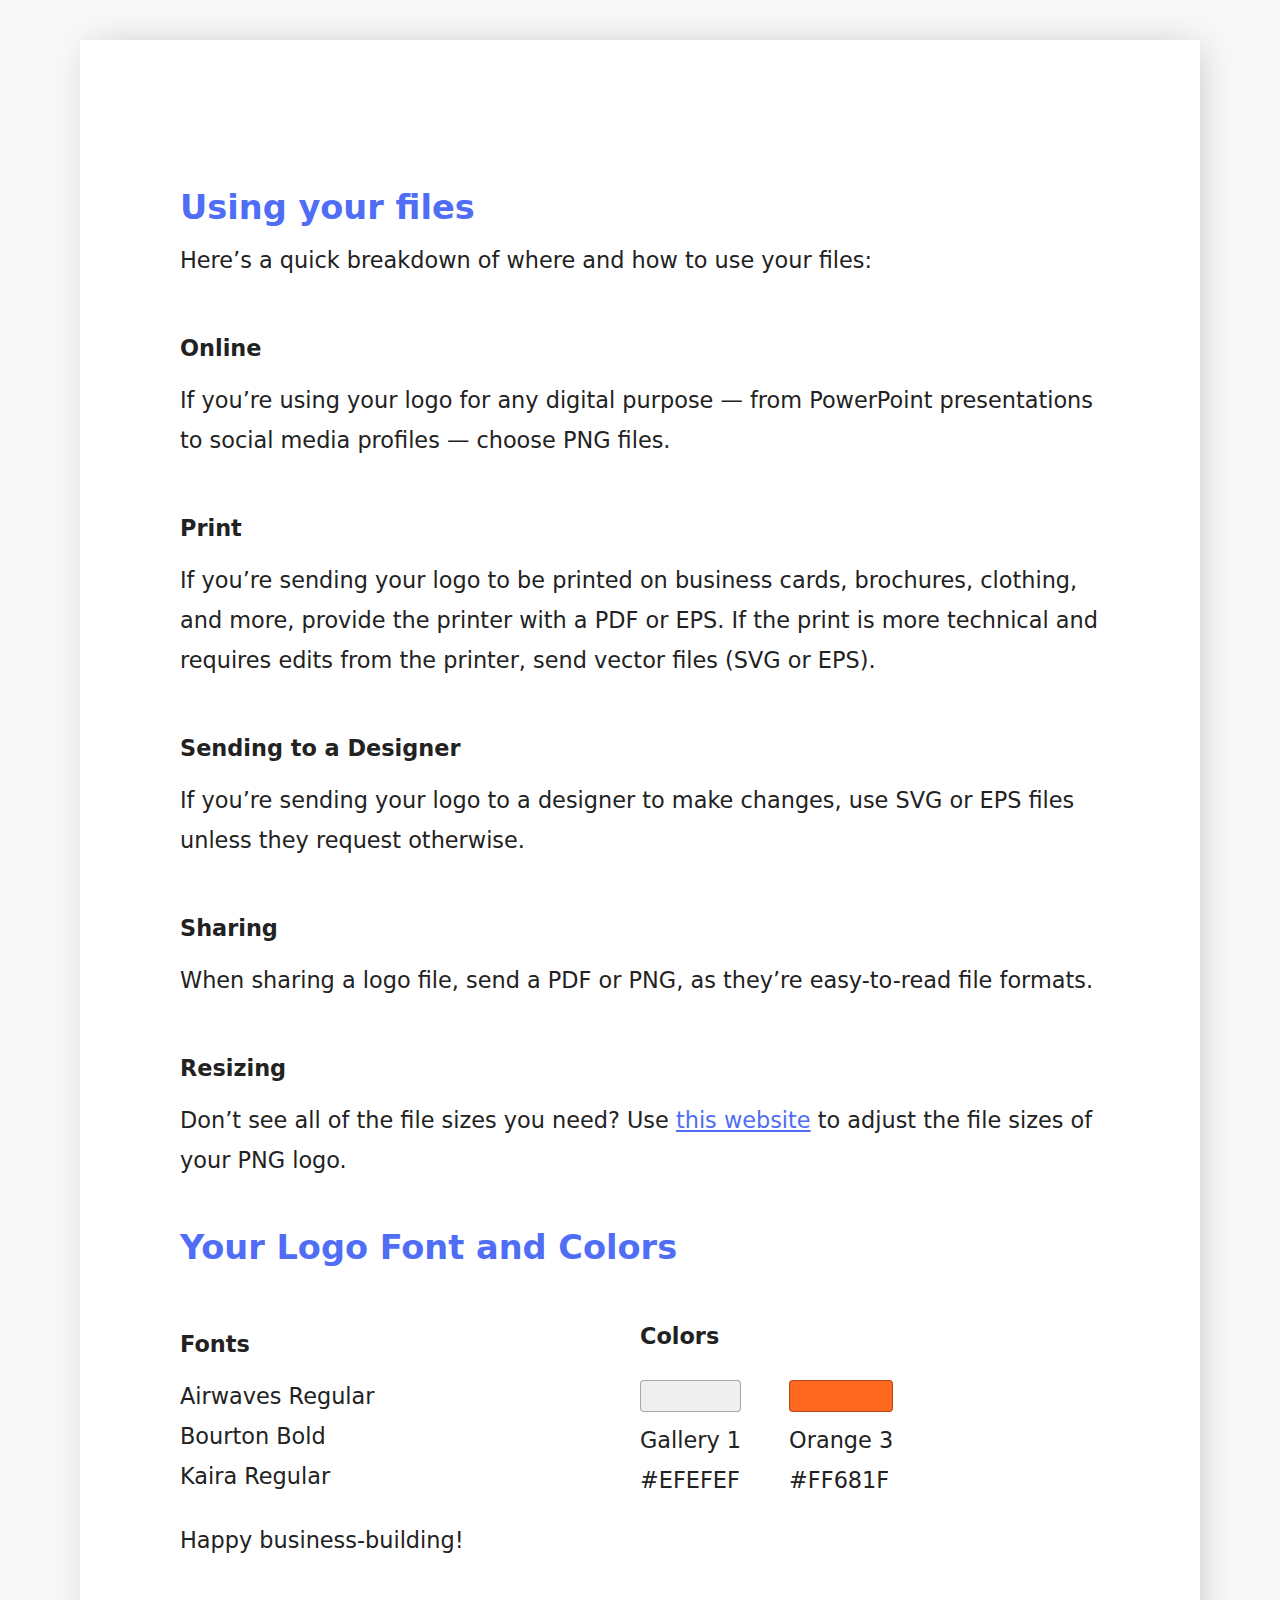
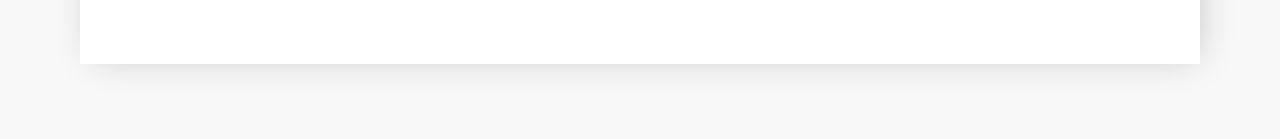
<file: Images/getting_started_guide.html>
<!DOCTYPE html/>
<html>

<head>
    <meta charset="utf-8">
    <title>
        Congratulations on your custom logo!
    </title>
    <meta name="viewport" content="width=device-width, initial-scale=1">
    <style>
        @font-face {
            font-family: "Avenir W01";
            src:
                url("https://s3.ca-central-1.amazonaws.com/logojoy/dist/fonts/57bf7902-79ee-4b31-a327-1bbf59a3d155.eot?#iefix") format("eot"),
                url("https://s3.ca-central-1.amazonaws.com/logojoy/dist/fonts/b290e775-e0f9-4980-914b-a4c32a5e3e36.woff2") format("woff2"),
                url("https://s3.ca-central-1.amazonaws.com/logojoy/dist/fonts/4b978f72-bb48-46c3-909a-2a8cd2f8819c.woff") format("woff"),
                url("https://s3.ca-central-1.amazonaws.com/logojoy/dist/fonts/9bdf0737-f98c-477a-9365-ffc41b9d1285.ttf") format("truetype"),
                url("https://s3.ca-central-1.amazonaws.com/logojoy/dist/fonts/15281d0d-e3c2-46e1-94db-cb681e00bfaa.svg#15281d0d-e3c2-46e1-94db-cb681e00bfaa") format("svg");
            font-weight: 400;
            font-style: normal;
        }

        * {
            box-sizing: border-box;
        }

        body {
            background-color: #f8f8f8;
            font-family: "Avenir W01", sans;
            font-size: 1.4rem;
            line-height: 2.5rem;
            color: #222;
            margin: 0;
        }

        article {
            width: 100%;
            max-width: 70rem;
            padding: 100px;
            margin: 40px auto  75px;
            background-color: #fff;
            box-shadow: #c0c0c0 5px 0px 35px -8px;
        }
        h1, h2, h3 {
            margin-top: 3rem;
            margin-bottom: 0;
        }
        h3 {
            font-size: 1.4rem;
        }
        p {
            margin-top: .75rem;
            margin-bottom: .25rem;
        }
        hr {
            margin: 2rem auto;
            height: 3px;
            background-color: #f0f0f0;
            border: 0;
        }
        svg {
            width: 10em;
            height: auto;
            margin: 0 auto 40px;
            display: block;
        }
        h2 {
            color: #4f6df5;
        }
        a {
            color: #4f6df5;
        }
        .fonts_colors {
            display: flex;
            justify-content: center;
            align-items: center;
        }
        .fonts_colors > div {
            flex:1 1 50%;
        }

        .font {
            display: block;
        }

        .swatch {
            border: 1px solid rgba(0,0,0,.3);
            border-radius: 4px;
            height: 2rem;
            width: 100%;
            display: block;
            margin-bottom: .5rem;
        }
        .colors_list {
            display: flex;
        }
        .color {
            margin: 1.5rem 3rem .5rem 0;
        }
        .color span {
            white-space: nowrap;
            display: block;
        }

    </style>


</head>

<body>
    <article>
        <h2>
            Using your files
        </h2>
        <p>
            Here’s a quick breakdown of where and how to use your files:
        </p>
        <h3>
            Online
        </h3>
        <p>
            If you’re using your logo for any digital purpose — from PowerPoint presentations to social media profiles
            — choose
            PNG files.
        </p>
        <h3>
            Print
        </h3>
        <p>
            If you’re sending your logo to be printed on business cards, brochures, clothing, and more, provide the
            printer with a PDF or EPS. If the print is more technical and requires edits from the
            printer, send vector files (SVG or EPS).
        </p>

        <h3>
            Sending to a Designer
        </h3>
        <p>
            If you’re sending your logo to a designer to make changes, use SVG or EPS files unless
            they request otherwise.
        </p>

        <h3>
            Sharing
        </h3>
        <p>
            When sharing a logo file, send a PDF or PNG, as they’re easy-to-read file formats.
        </p>

        <h3>
            Resizing
        </h3>
        <p>
            Don’t see all of the file sizes you need? Use <a href="http://resizeimage.net/" target="_blank">this website</a> to adjust the file sizes of your PNG logo.
        </p>

        <h2>
            Your Logo Font and Colors
        </h2>
        <section class="fonts_colors">
            <div>
                <h3>Fonts</h3>
                <p class="font_list">
                    <span class="font">Airwaves Regular</span><span class="font">Bourton Bold</span><span class="font">Kaira Regular</span>
                </p>
            </div>
            <div>
                <h3>Colors</h3>
                <div class="colors_list">
                    
<div class="color">
	<span class="swatch" style="background-color: EFEFEF"></span>
	<span class="name">Gallery 1</span>
	<span class="hex">#EFEFEF</span>
</div>

<div class="color">
	<span class="swatch" style="background-color: FF681F"></span>
	<span class="name">Orange 3</span>
	<span class="hex">#FF681F</span>
</div>

                </div>
            </div>
        </section>
        <p>
            Happy business-building!
        </p>
    </article>
</body>

</html>
</file>
